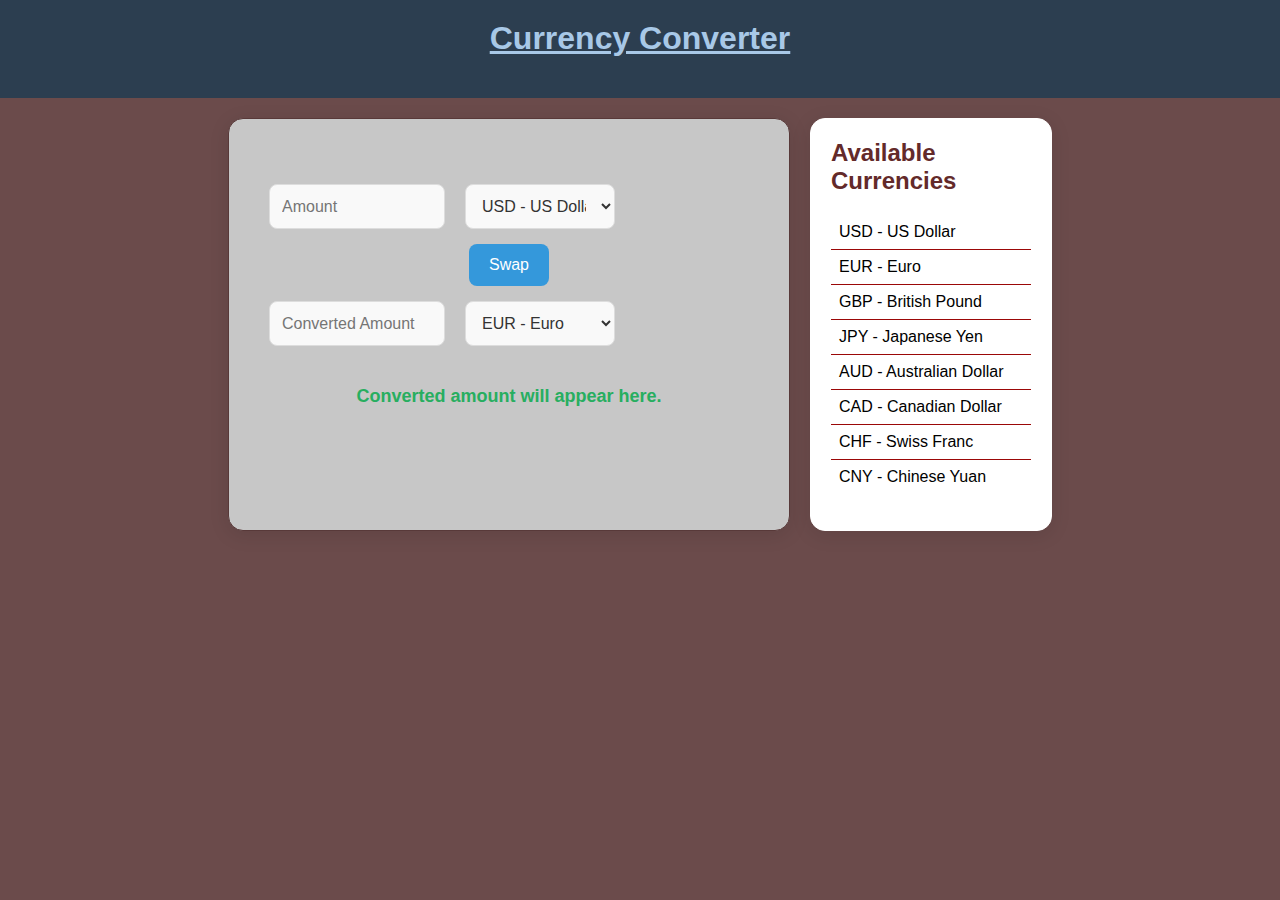
<file: CurrencyConverter/index.html>
<!DOCTYPE html>
<html lang="en">
<head>
    <meta charset="UTF-8">
    <meta name="viewport" content="width=device-width, initial-scale=1.0">
    <title>Currency Converter</title>
    <link rel="stylesheet" href="styles.css">
</head>
<body>
    <div class="header">
        <h1>Currency Converter</h1>
    </div>
    <div class="container">
        <div class="converter-container">
            <div class="converter">
                <div class="input-group">
                    <input type="number" id="amount" placeholder="Amount">
                    <select id="from-currency">
                        <option value="USD">USD - US Dollar</option>
                        <option value="EUR">EUR - Euro</option>
                        <option value="GBP">GBP - British Pound</option>
                        <option value="JPY">JPY - Japanese Yen</option>
                        <option value="AUD">AUD - Australian Dollar</option>
                        <option value="CAD">CAD - Canadian Dollar</option>
                        <option value="CHF">CHF - Swiss Franc</option>
                        <option value="CNY">CNY - Chinese Yuan</option>
                    </select>
                </div>
                <div class="swap-btn">
                    <button id="swap">Swap</button>
                </div>
                <div class="input-group">
                    <input type="number" id="converted-amount" placeholder="Converted Amount" disabled>
                    <select id="to-currency">
                        <option value="EUR">EUR - Euro</option>
                        <option value="USD">USD - US Dollar</option>
                        <option value="GBP">GBP - British Pound</option>
                        <option value="JPY">JPY - Japanese Yen</option>
                        <option value="AUD">AUD - Australian Dollar</option>
                        <option value="CAD">CAD - Canadian Dollar</option>
                        <option value="CHF">CHF - Swiss Franc</option>
                        <option value="CNY">CNY - Chinese Yuan</option>
                    </select>
                </div>
            </div>
            <div class="result">
                <p id="result-text">Converted amount will appear here.</p>
            </div>
        </div>
        <div class="currency-list">
            <h2>Available Currencies</h2>
            <ul>
                <li>USD - US Dollar</li>
                <li>EUR - Euro</li>
                <li>GBP - British Pound</li>
                <li>JPY - Japanese Yen</li>
                <li>AUD - Australian Dollar</li>
                <li>CAD - Canadian Dollar</li>
                <li>CHF - Swiss Franc</li>
                <li>CNY - Chinese Yuan</li>
            </ul>
        </div>
    </div>
    <script src="script.js"></script>
</body>
</html>
</file>
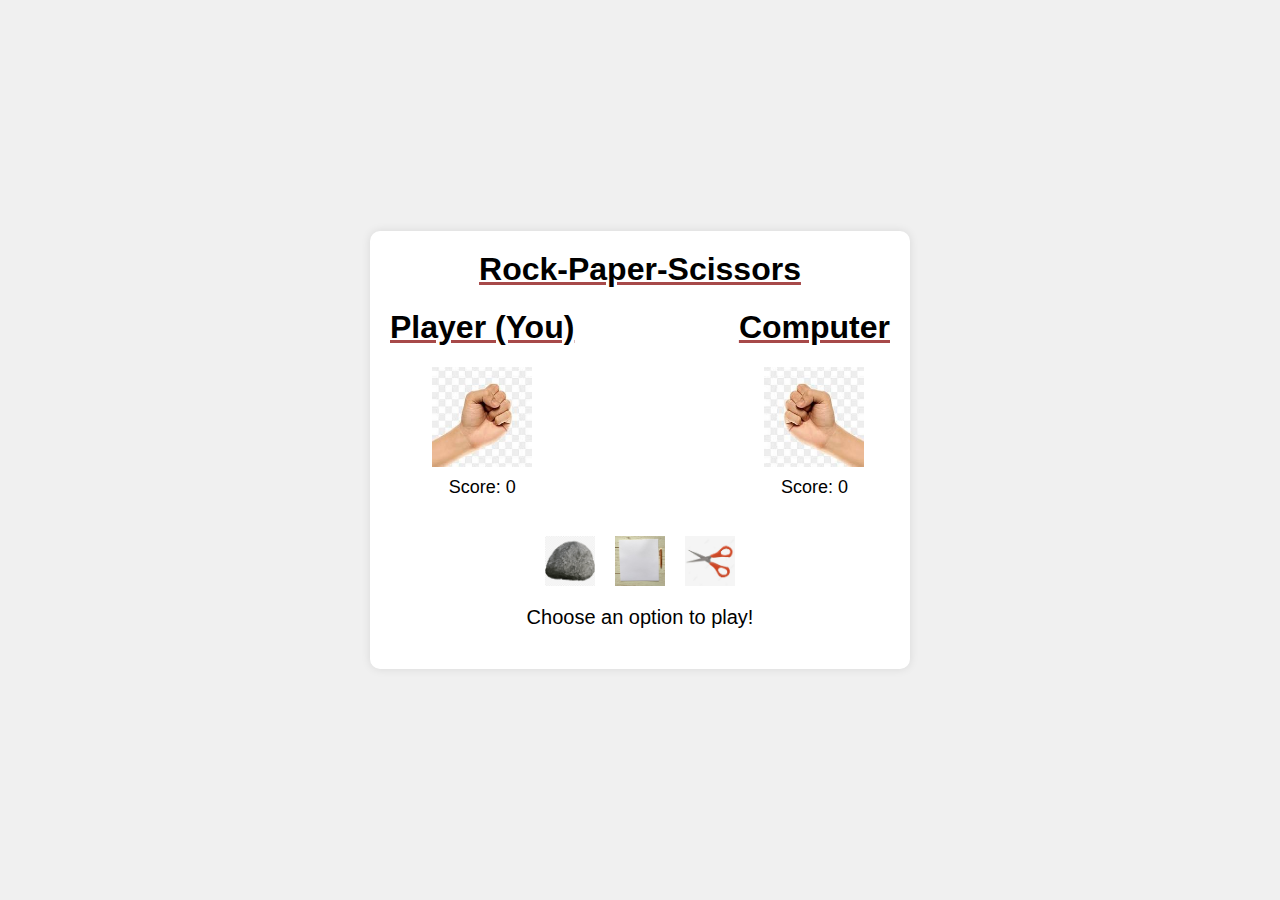
<file: RockPaperScissors/index.html>
<!DOCTYPE html>
<html lang="en">
<head>
    <meta charset="UTF-8">
    <meta name="viewport" content="width=device-width, initial-scale=1.0">
    <title>Rock-Paper-Scissors Game</title>
    <link rel="stylesheet" href="styles.css">
</head>
<body>
    <div class="game-container">
        <h1>Rock-Paper-Scissors</h1>
        <div class="game-area">
            <div class="player">
                <h1 class="player-name">Player (You)</h1>
                <img src="fist.png" alt="Player Fist" class="fist">
                <p class="score">Score: <span id="player-score">0</span></p>
            </div>
            <div class="computer">
                <h1 class="computer-name">Computer</h1>
                <img src="fist.png" alt="Computer Fist" class="fist">
                <p class="score">Score: <span id="computer-score">0</span></p>
            </div>
        </div>
        <div class="choices">
            <img src="rock.png" alt="Rock" class="choice-image" data-choice="rock">
            <img src="paper.png" alt="Paper" class="choice-image" data-choice="paper">
            <img src="scissors.png" alt="Scissors" class="choice-image" data-choice="scissors">
        </div>
        <div class="result">
            <p id="result-text">Choose an option to play!</p>
        </div>
    </div>
    <script src="script.js"></script>
</body>
</html>
</file>
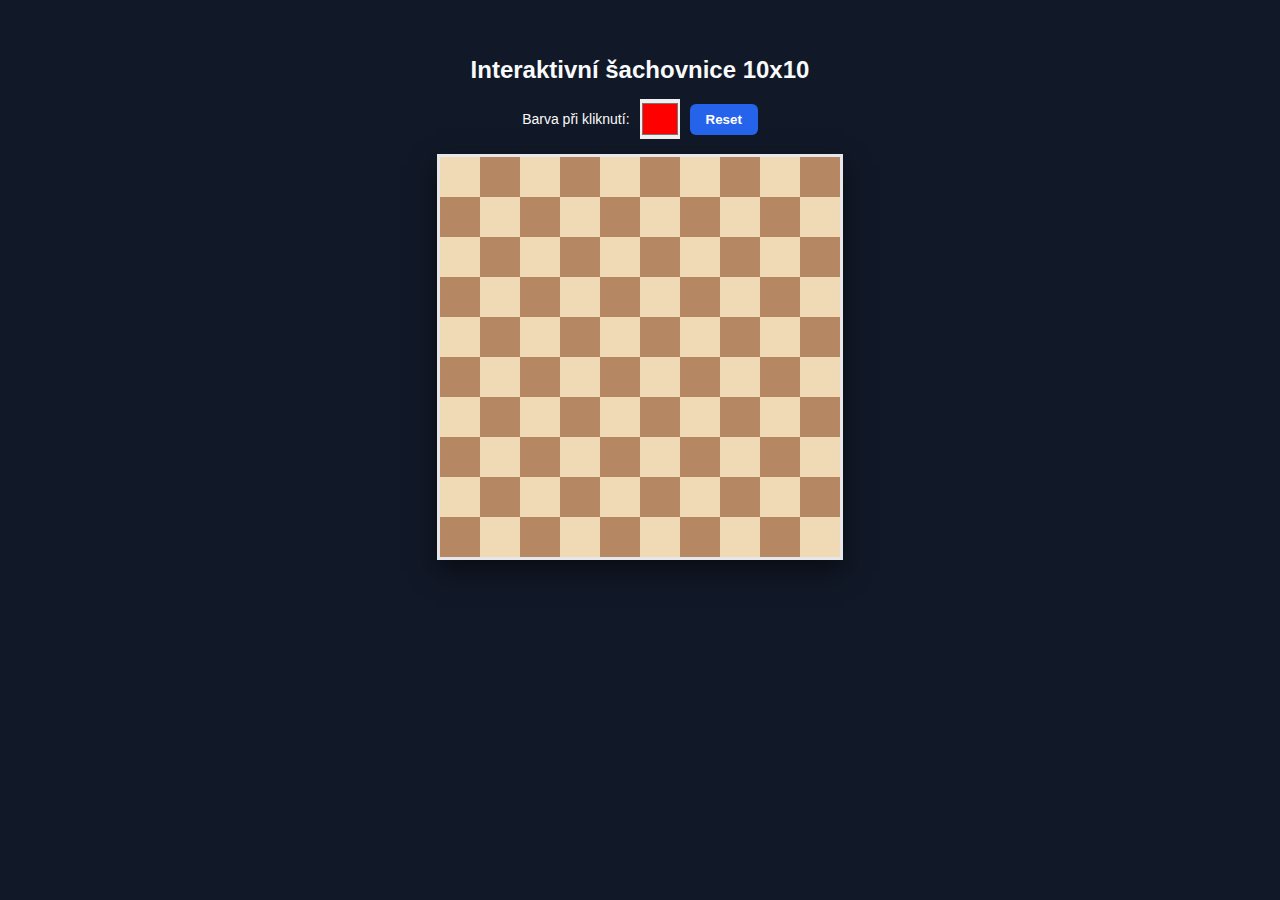
<file: sachovnice/index.html>
<!DOCTYPE html>
<html lang="cs">
<head>
    <meta charset="UTF-8">
    <title>Interaktivní šachovnice 10x10</title>
    <link rel="stylesheet" href="style.css">
    <script src="script.js" defer></script>
</head>
<body>
    <div class="wrapper">
        <h1>Interaktivní šachovnice 10x10</h1>

        <!-- Panel s nastavením barvy (bonus) -->
        <div class="controls">
            <label for="colorPicker">Barva při kliknutí:</label>
            <input type="color" id="colorPicker" value="#ff0000">
            <button id="resetBtn">Reset</button>
        </div>

        <!-- Kontejner pro šachovnici -->
        <div id="board" class="board"></div>
    </div>
</body>
</html>
</file>
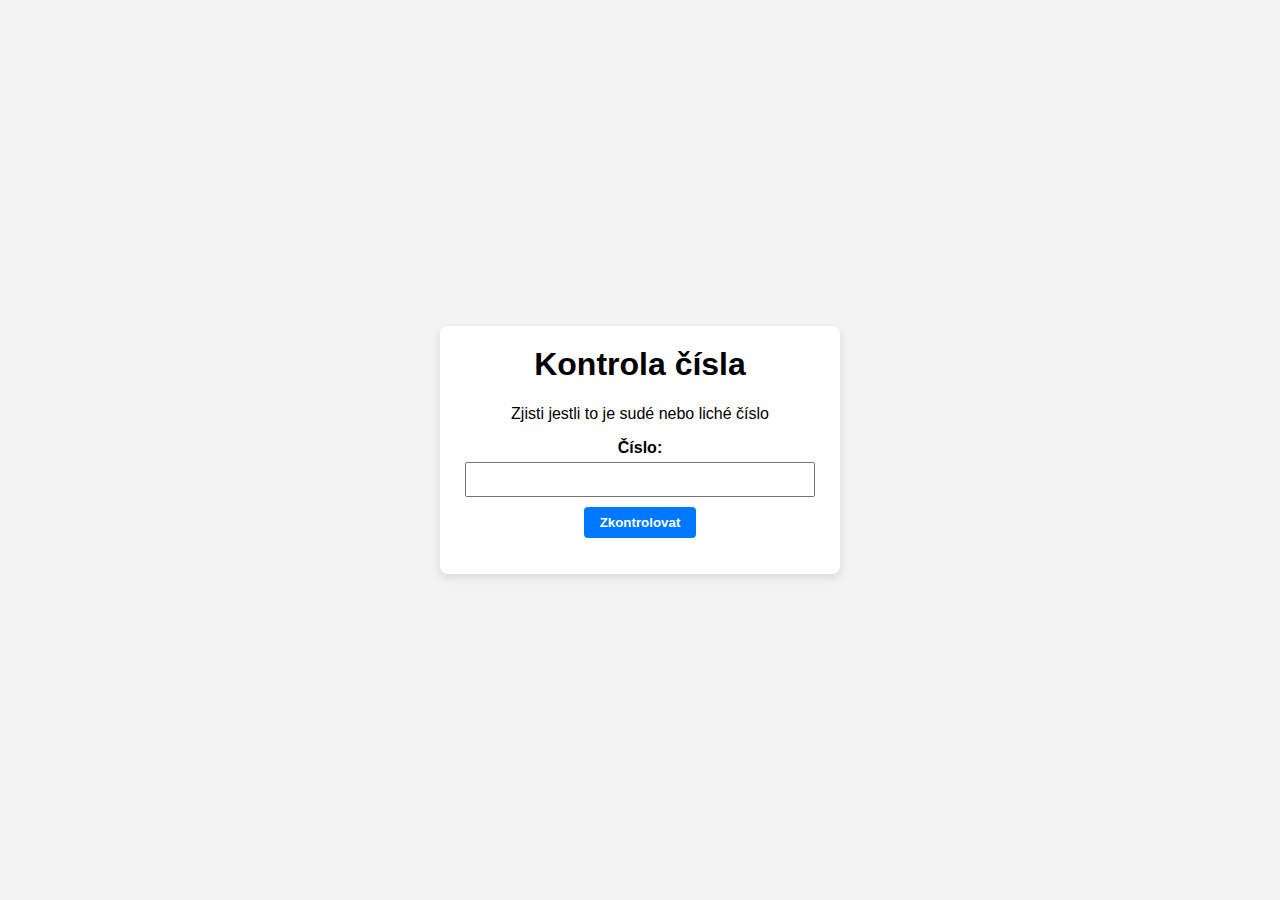
<file: suda_a_licha/index.html>
<!DOCTYPE html>
<html lang="cs">
<head>
    <meta charset="UTF-8">
    <title>Sudé nebo liché číslo</title>
    <link rel="stylesheet" href="style.css">
    <script src="script.js" defer></script>
</head>
<body>
    <div class="container">
        <h1>Kontrola čísla</h1>
        <p>Zjisti jestli to je sudé nebo liché číslo</p>

        <form id="numberForm">
            <label for="numberInput">Číslo:</label>
            <input type="number" id="numberInput" min="1" step="1" required>
            <button type="submit">Zkontrolovat</button>
        </form>

        <p id="result"></p>
    </div>
</body>
</html>
</file>
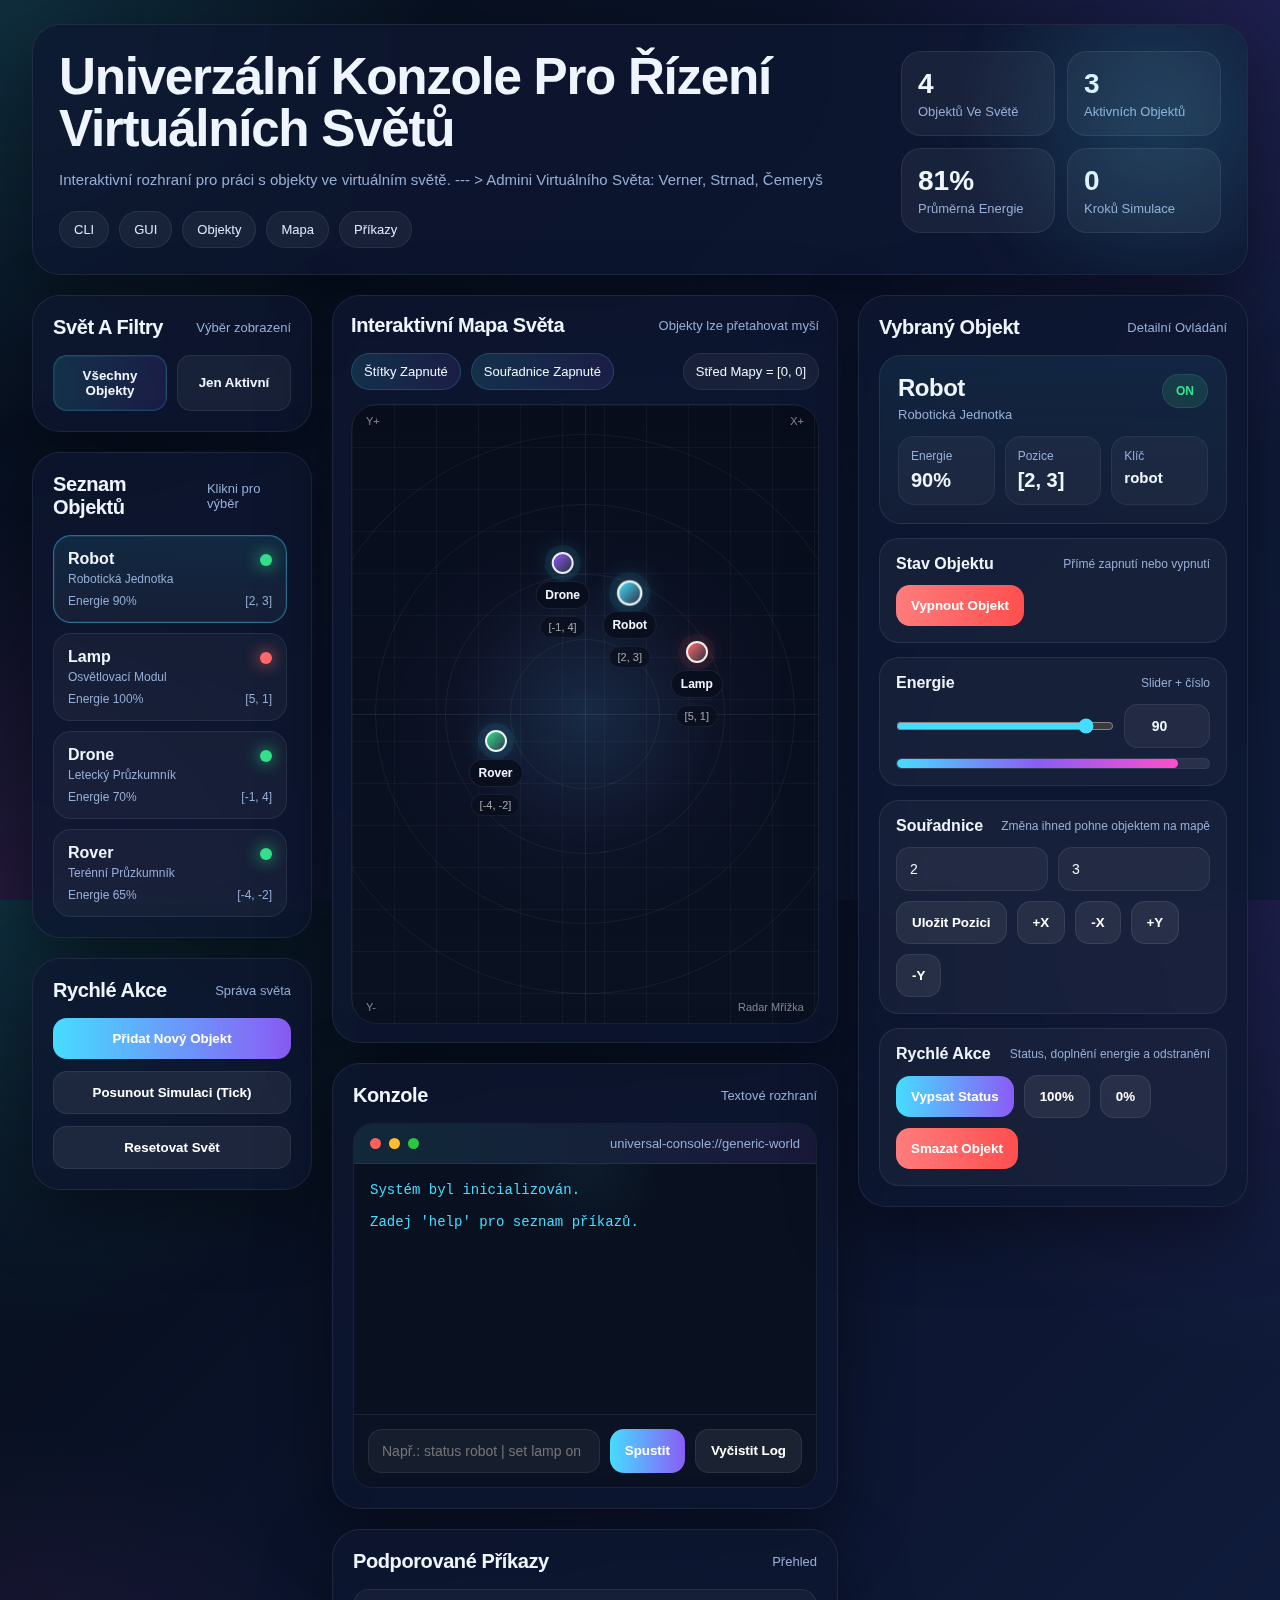
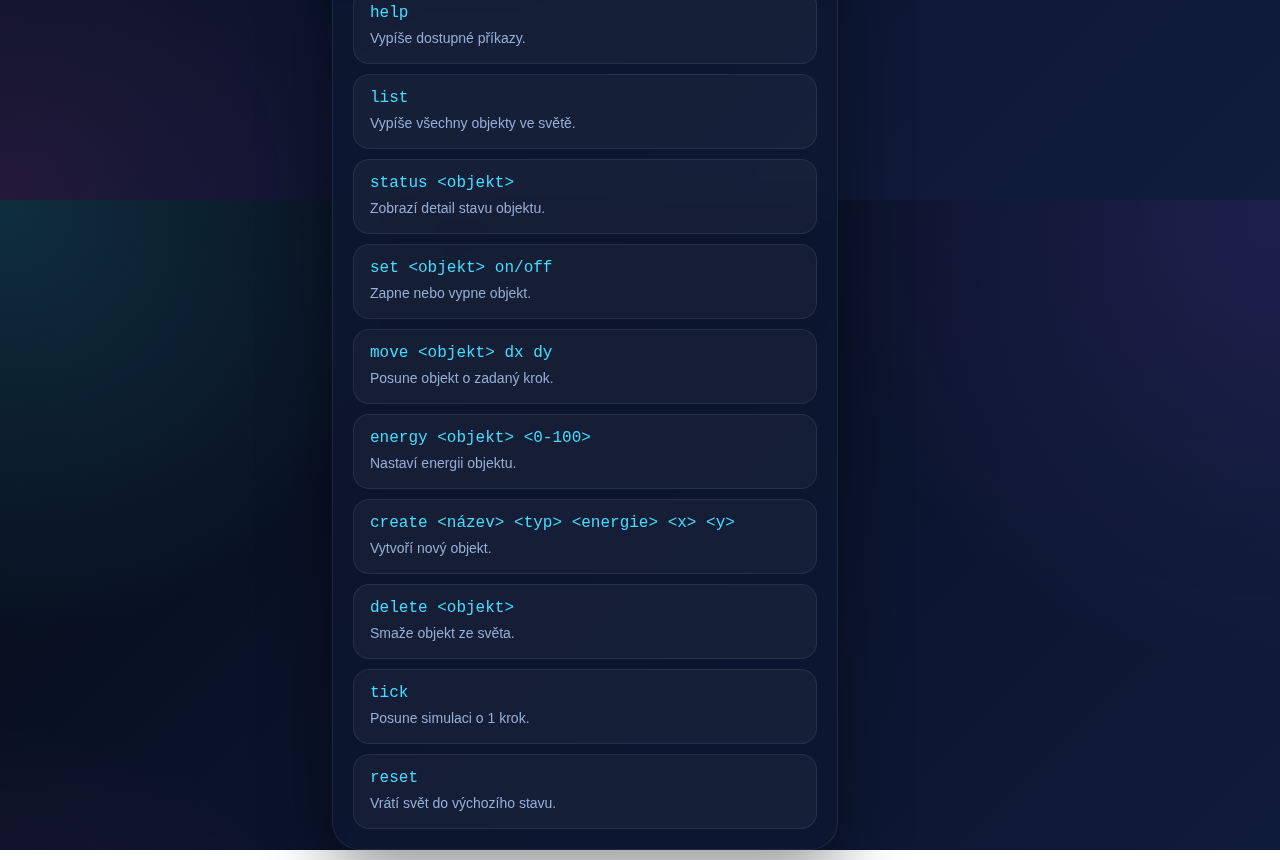
<file: UniversalConsoleWorld/index.html>
<!DOCTYPE html>
<html lang="cs">
<head>
  <meta charset="UTF-8" />
  <meta name="viewport" content="width=device-width, initial-scale=1.0" />
  <title>Univerzální Konzole Pro Řízení Virtuálních Světů</title>
  <style>
    :root{
      --bg-1:#050d18;
      --bg-2:#0c1530;
      --bg-3:#101d3d;
      --panel:rgba(13, 23, 48, 0.75);
      --text:#eef5ff;
      --muted:#96add5;
      --cyan:#46dcff;
      --purple:#8b5cf6;
      --pink:#ff4ecd;
      --green:#34e18d;
      --yellow:#ffd166;
      --red:#ff6b6b;
      --border:rgba(255,255,255,.08);
      --border-strong:rgba(70,220,255,.18);
      --shadow:0 24px 70px rgba(0,0,0,.42);
      --radius-xl:28px;
      --radius-lg:22px;
      --radius-md:16px;
      --radius-sm:12px;
    }

    *{
      box-sizing:border-box;
      margin:0;
      padding:0;
    }

    html, body{
      height:100%;
    }

    body{
      font-family:Inter, Arial, Helvetica, sans-serif;
      color:var(--text);
      min-height:100vh;
      background:
        radial-gradient(circle at top left, rgba(70,220,255,.16), transparent 28%),
        radial-gradient(circle at top right, rgba(139,92,246,.14), transparent 30%),
        radial-gradient(circle at bottom left, rgba(255,78,205,.10), transparent 24%),
        linear-gradient(135deg, var(--bg-1), var(--bg-2) 55%, var(--bg-3));
      overflow-x:hidden;
    }

    .bg-grid{
      position:fixed;
      inset:0;
      pointer-events:none;
      background-image:
        linear-gradient(rgba(255,255,255,.025) 1px, transparent 1px),
        linear-gradient(90deg, rgba(255,255,255,.025) 1px, transparent 1px);
      background-size:30px 30px;
      mask-image:radial-gradient(circle at center, black 45%, transparent 100%);
      opacity:.45;
      z-index:0;
    }

    .page{
      position:relative;
      z-index:1;
      width:min(1650px, 95%);
      margin:24px auto;
      display:grid;
      grid-template-columns:320px 1fr 420px;
      gap:20px;
      align-items:start;
    }

    .card{
      background:var(--panel);
      border:1px solid var(--border);
      border-radius:var(--radius-xl);
      box-shadow:var(--shadow);
      backdrop-filter:blur(14px);
      -webkit-backdrop-filter:blur(14px);
    }

    .sidebar, .main, .rightbar{
      display:flex;
      flex-direction:column;
      gap:20px;
    }

    .section{
      padding:20px;
    }

    .hero{
      grid-column:1 / -1;
      padding:26px;
      display:flex;
      justify-content:space-between;
      align-items:flex-start;
      gap:20px;
      overflow:hidden;
      position:relative;
    }

    .hero::before{
      content:"";
      position:absolute;
      right:-120px;
      top:-120px;
      width:420px;
      height:420px;
      border-radius:50%;
      background:radial-gradient(circle, rgba(70,220,255,.18), transparent 65%);
      filter:blur(20px);
      pointer-events:none;
    }

    .hero-left h1{
      font-size:clamp(30px, 4vw, 52px);
      line-height:1.02;
      letter-spacing:-1.3px;
      margin-bottom:12px;
    }

    .hero-left p{
      color:var(--muted);
      line-height:1.7;
      max-width:920px;
      font-size:15px;
    }

    .hero-badges{
      display:flex;
      flex-wrap:wrap;
      gap:10px;
      margin-top:18px;
    }

    .badge{
      padding:10px 14px;
      border-radius:999px;
      background:rgba(255,255,255,.05);
      border:1px solid var(--border);
      color:#dbe8ff;
      font-size:13px;
    }

    .hero-stats{
      display:grid;
      grid-template-columns:repeat(2, minmax(130px, 1fr));
      gap:12px;
      min-width:320px;
    }

    .stat-box{
      padding:16px;
      border-radius:20px;
      border:1px solid var(--border);
      background:rgba(255,255,255,.05);
    }

    .stat-box .value{
      font-size:28px;
      font-weight:800;
      margin-bottom:4px;
    }

    .stat-box .label{
      color:var(--muted);
      font-size:13px;
    }

    .panel-title{
      display:flex;
      align-items:center;
      justify-content:space-between;
      gap:12px;
      margin-bottom:16px;
    }

    .panel-title h2{
      font-size:20px;
      letter-spacing:-.4px;
    }

    .panel-title span{
      color:var(--muted);
      font-size:13px;
    }

    .small-note{
      color:var(--muted);
      font-size:13px;
      line-height:1.6;
    }

    .world-switch{
      display:grid;
      grid-template-columns:1fr 1fr;
      gap:10px;
      margin-top:12px;
    }

    .toggle-chip{
      padding:12px;
      border-radius:14px;
      border:1px solid var(--border);
      background:rgba(255,255,255,.05);
      color:var(--text);
      cursor:pointer;
      font-weight:700;
      transition:.18s ease;
      text-align:center;
    }

    .toggle-chip.active{
      border-color:var(--border-strong);
      background:linear-gradient(90deg, rgba(70,220,255,.14), rgba(139,92,246,.12));
      box-shadow:0 0 0 1px rgba(70,220,255,.08) inset;
    }

    .object-list{
      display:grid;
      gap:10px;
      max-height:420px;
      overflow:auto;
      padding-right:4px;
    }

    .object-item{
      padding:14px;
      border-radius:18px;
      border:1px solid var(--border);
      background:rgba(255,255,255,.04);
      cursor:pointer;
      transition:.18s ease;
    }

    .object-item:hover{
      transform:translateY(-1px);
      border-color:rgba(70,220,255,.22);
    }

    .object-item.active-item{
      border-color:rgba(70,220,255,.42);
      background:linear-gradient(180deg, rgba(70,220,255,.10), rgba(255,255,255,.04));
      box-shadow:0 0 0 1px rgba(70,220,255,.10) inset;
    }

    .object-item-top{
      display:flex;
      justify-content:space-between;
      gap:10px;
      align-items:flex-start;
      margin-bottom:8px;
    }

    .object-item-name{
      font-weight:800;
      font-size:16px;
      margin-bottom:4px;
    }

    .object-item-type{
      color:var(--muted);
      font-size:12px;
    }

    .dot-state{
      width:12px;
      height:12px;
      border-radius:50%;
      flex-shrink:0;
      margin-top:4px;
      box-shadow:0 0 16px currentColor;
    }

    .dot-on{ background:var(--green); color:var(--green); }
    .dot-off{ background:var(--red); color:var(--red); }

    .object-item-bottom{
      display:flex;
      justify-content:space-between;
      gap:10px;
      color:var(--muted);
      font-size:12px;
    }

    .controls-grid{
      display:grid;
      gap:12px;
    }

    .action-btn, .primary-btn, .danger-btn{
      border:none;
      cursor:pointer;
      padding:13px 15px;
      border-radius:14px;
      font-weight:800;
      color:white;
      transition:.18s ease;
    }

    .primary-btn{
      background:linear-gradient(90deg, var(--cyan), var(--purple));
    }

    .action-btn{
      background:rgba(255,255,255,.07);
      border:1px solid var(--border);
    }

    .danger-btn{
      background:linear-gradient(90deg, #ff7c7c, #ff4f4f);
    }

    .primary-btn:hover, .action-btn:hover, .danger-btn:hover{
      transform:translateY(-1px);
      filter:brightness(1.04);
    }

    .map-shell{
      padding:18px;
    }

    .map-toolbar{
      display:flex;
      flex-wrap:wrap;
      gap:10px;
      align-items:center;
      justify-content:space-between;
      margin-bottom:14px;
    }

    .toolbar-left, .toolbar-right{
      display:flex;
      flex-wrap:wrap;
      gap:10px;
      align-items:center;
    }

    .mini-pill{
      padding:10px 12px;
      border-radius:999px;
      border:1px solid var(--border);
      background:rgba(255,255,255,.05);
      font-size:13px;
      color:var(--text);
      cursor:pointer;
      transition:.18s ease;
      user-select:none;
    }

    .mini-pill.active{
      background:linear-gradient(90deg, rgba(70,220,255,.14), rgba(139,92,246,.12));
      border-color:var(--border-strong);
    }

    .map-wrapper{
      position:relative;
      height:620px;
      border-radius:26px;
      overflow:hidden;
      border:1px solid var(--border);
      background:
        radial-gradient(circle at center, rgba(70,220,255,.10), transparent 35%),
        radial-gradient(circle at center, rgba(139,92,246,.08), transparent 55%),
        linear-gradient(rgba(255,255,255,.035) 1px, transparent 1px),
        linear-gradient(90deg, rgba(255,255,255,.035) 1px, transparent 1px),
        linear-gradient(180deg, rgba(8,14,28,.95), rgba(10,18,34,.98));
      background-size:100% 100%, 100% 100%, 42px 42px, 42px 42px, 100% 100%;
    }

    .radar-rings{
      position:absolute;
      inset:0;
      pointer-events:none;
    }

    .ring{
      position:absolute;
      left:50%;
      top:50%;
      transform:translate(-50%, -50%);
      border:1px solid rgba(255,255,255,.06);
      border-radius:50%;
    }

    .ring.r1{ width:150px; height:150px; }
    .ring.r2{ width:280px; height:280px; }
    .ring.r3{ width:420px; height:420px; }
    .ring.r4{ width:560px; height:560px; }

    .axis-x, .axis-y{
      position:absolute;
      background:rgba(255,255,255,.08);
      pointer-events:none;
    }

    .axis-x{
      left:0;
      right:0;
      top:50%;
      height:1px;
    }

    .axis-y{
      top:0;
      bottom:0;
      left:50%;
      width:1px;
    }

    .map-label{
      position:absolute;
      font-size:11px;
      color:rgba(255,255,255,.48);
      pointer-events:none;
      user-select:none;
    }

    .map-object{
      position:absolute;
      transform:translate(-50%, -50%);
      display:flex;
      flex-direction:column;
      align-items:center;
      gap:7px;
      cursor:grab;
      user-select:none;
      transition:left .18s ease, top .18s ease, transform .18s ease, opacity .18s ease;
      z-index:3;
    }

    .map-object.dragging{
      cursor:grabbing;
      transition:none;
      z-index:20;
    }

    .map-object.hidden{
      opacity:.18;
    }

    .map-object:hover{
      transform:translate(-50%, -50%) scale(1.04);
    }

    .map-object.selected{
      z-index:12;
    }

    .map-object.selected .map-core{
      transform:scale(1.16);
      box-shadow:0 0 0 9px rgba(255,255,255,.05), 0 0 26px rgba(255,255,255,.14);
    }

    .map-core{
      width:22px;
      height:22px;
      border-radius:50%;
      border:2px solid rgba(255,255,255,.9);
      position:relative;
      transition:.18s ease;
      box-shadow:0 0 0 7px rgba(255,255,255,.03);
    }

    .map-object.active-state .map-core{
      box-shadow:0 0 0 7px rgba(70,220,255,.08), 0 0 24px rgba(70,220,255,.35);
    }

    .map-object.inactive-state .map-core{
      box-shadow:0 0 0 7px rgba(255,107,107,.06), 0 0 20px rgba(255,107,107,.25);
    }

    .map-object-name{
      font-size:12px;
      font-weight:800;
      white-space:nowrap;
      padding:6px 9px;
      border-radius:999px;
      background:rgba(8,14,28,.88);
      border:1px solid rgba(255,255,255,.08);
      color:#eef6ff;
      backdrop-filter:blur(8px);
    }

    .map-object-coord{
      font-size:11px;
      color:rgba(255,255,255,.62);
      background:rgba(8,14,28,.72);
      padding:4px 8px;
      border-radius:999px;
      border:1px solid rgba(255,255,255,.06);
    }

    .detail-panel{
      display:grid;
      gap:14px;
    }

    .detail-hero{
      padding:18px;
      border-radius:22px;
      border:1px solid var(--border);
      background:
        linear-gradient(180deg, rgba(70,220,255,.08), rgba(255,255,255,.03));
    }

    .detail-top{
      display:flex;
      justify-content:space-between;
      gap:12px;
      align-items:flex-start;
      margin-bottom:14px;
    }

    .detail-name{
      font-size:24px;
      font-weight:900;
      letter-spacing:-.5px;
      margin-bottom:5px;
    }

    .detail-type{
      color:var(--muted);
      font-size:13px;
    }

    .status-badge{
      padding:9px 13px;
      border-radius:999px;
      font-size:12px;
      font-weight:800;
      border:1px solid var(--border);
    }

    .status-badge.on{
      color:var(--green);
      background:rgba(52,225,141,.13);
    }

    .status-badge.off{
      color:var(--red);
      background:rgba(255,107,107,.12);
    }

    .detail-stats{
      display:grid;
      grid-template-columns:repeat(3, 1fr);
      gap:10px;
    }

    .detail-stat{
      padding:12px;
      border-radius:16px;
      border:1px solid rgba(255,255,255,.06);
      background:rgba(255,255,255,.04);
    }

    .detail-stat .small{
      color:var(--muted);
      font-size:12px;
      margin-bottom:6px;
    }

    .detail-stat .big{
      font-size:20px;
      font-weight:800;
    }

    .control-box{
      padding:16px;
      border-radius:20px;
      border:1px solid var(--border);
      background:rgba(255,255,255,.04);
    }

    .control-box-head{
      display:flex;
      justify-content:space-between;
      gap:10px;
      align-items:center;
      margin-bottom:12px;
    }

    .control-box-head h3{
      font-size:16px;
    }

    .control-box-head span{
      color:var(--muted);
      font-size:12px;
    }

    .row{
      display:flex;
      gap:10px;
      align-items:center;
      flex-wrap:wrap;
    }

    .row-2{
      display:grid;
      grid-template-columns:1fr 1fr;
      gap:10px;
    }

    input[type="text"], input[type="number"], select{
      width:100%;
      padding:13px 13px;
      border-radius:14px;
      border:1px solid var(--border);
      background:rgba(255,255,255,.05);
      color:var(--text);
      outline:none;
      font-size:14px;
    }

    input[type="text"]:focus, input[type="number"]:focus, select:focus{
      border-color:rgba(70,220,255,.38);
      box-shadow:0 0 0 4px rgba(70,220,255,.08);
    }

    input[type="range"]{
      width:100%;
      accent-color:#46dcff;
      cursor:pointer;
    }

    .energy-wrap{
      display:flex;
      gap:10px;
      align-items:center;
    }

    .energy-number{
      width:90px !important;
      text-align:center;
      font-weight:800;
    }

    .energy-bar{
      width:100%;
      height:11px;
      border-radius:999px;
      overflow:hidden;
      background:rgba(255,255,255,.08);
      border:1px solid rgba(255,255,255,.06);
      margin-top:10px;
    }

    .energy-fill{
      height:100%;
      border-radius:999px;
      background:linear-gradient(90deg, var(--cyan), var(--purple), var(--pink));
      transition:width .2s ease;
    }

    .console-shell{
      background:#09101f;
      border:1px solid var(--border);
      border-radius:20px;
      overflow:hidden;
    }

    .console-header{
      padding:12px 16px;
      border-bottom:1px solid var(--border);
      display:flex;
      align-items:center;
      justify-content:space-between;
      background:linear-gradient(90deg, rgba(70,220,255,.12), rgba(139,92,246,.12));
    }

    .dots{
      display:flex;
      gap:8px;
    }

    .dot{
      width:11px;
      height:11px;
      border-radius:50%;
    }

    .dot.red{ background:#ff5f57; }
    .dot.yellow{ background:#ffbd2f; }
    .dot.green{ background:#28c840; }

    .console-output{
      min-height:250px;
      max-height:360px;
      overflow:auto;
      padding:16px;
      font-family:Consolas, monospace;
      font-size:14px;
      line-height:1.55;
      color:#dff7ff;
      background:
        radial-gradient(circle at top, rgba(70,220,255,.06), transparent 25%),
        #09101f;
    }

    .line{
      margin-bottom:10px;
      white-space:pre-wrap;
      word-break:break-word;
    }

    .prompt{ color:var(--green); }
    .sys{ color:var(--cyan); }
    .err{ color:var(--red); }
    .warn{ color:var(--yellow); }

    .console-input-wrap{
      padding:14px;
      border-top:1px solid var(--border);
      background:#0a1223;
      display:flex;
      flex-wrap:wrap;
      gap:10px;
    }

    .console-input{
      flex:1;
      min-width:220px;
      padding:14px 16px;
      border-radius:14px;
      border:1px solid var(--border);
      background:rgba(255,255,255,.04);
      color:var(--text);
      outline:none;
      font-size:15px;
    }

    .modal-backdrop{
      position:fixed;
      inset:0;
      background:rgba(0,0,0,.42);
      backdrop-filter:blur(8px);
      -webkit-backdrop-filter:blur(8px);
      display:none;
      align-items:center;
      justify-content:center;
      z-index:100;
      padding:20px;
    }

    .modal-backdrop.show{
      display:flex;
    }

    .modal{
      width:min(560px, 100%);
      background:rgba(13, 23, 48, 0.92);
      border:1px solid var(--border);
      border-radius:28px;
      box-shadow:0 24px 70px rgba(0,0,0,.45);
      padding:22px;
    }

    .modal-head{
      display:flex;
      justify-content:space-between;
      gap:12px;
      align-items:flex-start;
      margin-bottom:18px;
    }

    .modal-head h3{
      font-size:24px;
      letter-spacing:-.5px;
      margin-bottom:6px;
    }

    .modal-head p{
      color:var(--muted);
      font-size:14px;
      line-height:1.6;
    }

    .icon-btn{
      width:42px;
      height:42px;
      border:none;
      border-radius:14px;
      cursor:pointer;
      background:rgba(255,255,255,.07);
      color:white;
      font-size:20px;
      border:1px solid var(--border);
    }

    .form-grid{
      display:grid;
      gap:12px;
    }

    .footer-actions{
      display:flex;
      justify-content:flex-end;
      gap:10px;
      margin-top:16px;
      flex-wrap:wrap;
    }

    .command-help{
      display:grid;
      gap:10px;
    }

    .command-item{
      padding:14px 16px;
      border-radius:16px;
      background:rgba(255,255,255,.04);
      border:1px solid var(--border);
    }

    .command-item code{
      display:block;
      color:var(--cyan);
      margin-bottom:6px;
      font-family:Consolas, monospace;
    }

    .command-item p{
      color:var(--muted);
      font-size:14px;
      line-height:1.5;
    }

    @media (max-width: 1450px){
      .page{
        grid-template-columns:280px 1fr 390px;
      }
    }

    @media (max-width: 1250px){
      .page{
        grid-template-columns:1fr;
      }

      .hero{
        flex-direction:column;
        align-items:flex-start;
      }

      .hero-stats{
        width:100%;
        min-width:unset;
      }

      .map-wrapper{
        height:520px;
      }
    }

    @media (max-width: 700px){
      .detail-stats, .row-2, .hero-stats, .world-switch{
        grid-template-columns:1fr;
      }

      .map-wrapper{
        height:420px;
      }
    }
  </style>
</head>
<body>
  <div class="bg-grid"></div>

  <div class="page">
    <section class="hero card">
      <div class="hero-left">
        <h1>Univerzální Konzole Pro Řízení Virtuálních Světů</h1>
        <p>
          Interaktivní rozhraní pro práci s objekty ve virtuálním světě. --- > Admini Virtuálního Světa: Verner, Strnad, Čemeryš
        </p>
        <div class="hero-badges">
          <div class="badge">CLI</div>
          <div class="badge">GUI</div>
          <div class="badge">Objekty</div>
          <div class="badge">Mapa</div>
          <div class="badge">Příkazy</div>
        </div>
      </div>

      <div class="hero-stats">
        <div class="stat-box">
          <div class="value" id="statTotal">0</div>
          <div class="label">Objektů Ve Světě</div>
        </div>
        <div class="stat-box">
          <div class="value" id="statActive">0</div>
          <div class="label">Aktivních Objektů</div>
        </div>
        <div class="stat-box">
          <div class="value" id="statEnergy">0%</div>
          <div class="label">Průměrná Energie</div>
        </div>
        <div class="stat-box">
          <div class="value" id="statTicks">0</div>
          <div class="label">Kroků Simulace</div>
        </div>
      </div>
    </section>

    <aside class="sidebar">
      <section class="card section">
        <div class="panel-title">
          <h2>Svět A Filtry</h2>
          <span>Výběr zobrazení</span>
        </div>

        <div class="world-switch">
          <button class="toggle-chip active" id="filterAllBtn">Všechny Objekty</button>
          <button class="toggle-chip" id="filterActiveBtn">Jen Aktivní</button>
        </div>
      </section>

      <section class="card section">
        <div class="panel-title">
          <h2>Seznam Objektů</h2>
          <span>Klikni pro výběr</span>
        </div>
        <div class="object-list" id="objectList"></div>
      </section>

      <section class="card section">
        <div class="panel-title">
          <h2>Rychlé Akce</h2>
          <span>Správa světa</span>
        </div>

        <div class="controls-grid">
          <button class="primary-btn" id="addObjectBtn">Přidat Nový Objekt</button>
          <button class="action-btn" id="tickBtnLeft">Posunout Simulaci (Tick)</button>
          <button class="action-btn" id="resetBtnLeft">Resetovat Svět</button>
        </div>
      </section>
    </aside>

    <main class="main">
      <section class="card map-shell">
        <div class="panel-title">
          <h2>Interaktivní Mapa Světa</h2>
          <span>Objekty lze přetahovat myší</span>
        </div>

        <div class="map-toolbar">
          <div class="toolbar-left">
            <button class="mini-pill active" id="showLabelsBtn">Štítky Zapnuté</button>
            <button class="mini-pill active" id="showCoordsBtn">Souřadnice Zapnuté</button>
          </div>
          <div class="toolbar-right">
            <div class="mini-pill">Střed Mapy = [0, 0]</div>
          </div>
        </div>

        <div class="map-wrapper" id="worldMap">
          <div class="radar-rings">
            <div class="ring r1"></div>
            <div class="ring r2"></div>
            <div class="ring r3"></div>
            <div class="ring r4"></div>
          </div>

          <div class="axis-x"></div>
          <div class="axis-y"></div>

          <div class="map-label" style="top:10px; left:14px;">Y+</div>
          <div class="map-label" style="bottom:10px; left:14px;">Y-</div>
          <div class="map-label" style="top:10px; right:14px;">X+</div>
          <div class="map-label" style="bottom:10px; right:14px;">Radar Mřížka</div>
        </div>
      </section>

      <section class="card section">
        <div class="panel-title">
          <h2>Konzole</h2>
          <span>Textové rozhraní</span>
        </div>

        <div class="console-shell">
          <div class="console-header">
            <div class="dots">
              <div class="dot red"></div>
              <div class="dot yellow"></div>
              <div class="dot green"></div>
            </div>
            <div style="font-size:13px;color:var(--muted);">universal-console://generic-world</div>
          </div>

          <div class="console-output" id="consoleOutput"></div>

          <div class="console-input-wrap">
            <input
              type="text"
              id="commandInput"
              class="console-input"
              placeholder="Např.: status robot | set lamp on | move drone 2 -1 | create sensor scanner 80 1 2"
            />
            <button class="primary-btn" id="runBtn">Spustit</button>
            <button class="action-btn" id="clearConsoleBtn">Vyčistit Log</button>
          </div>
        </div>
      </section>

      <section class="card section">
        <div class="panel-title">
          <h2>Podporované Příkazy</h2>
          <span>Přehled</span>
        </div>

        <div class="command-help">
          <div class="command-item">
            <code>help</code>
            <p>Vypíše dostupné příkazy.</p>
          </div>
          <div class="command-item">
            <code>list</code>
            <p>Vypíše všechny objekty ve světě.</p>
          </div>
          <div class="command-item">
            <code>status &lt;objekt&gt;</code>
            <p>Zobrazí detail stavu objektu.</p>
          </div>
          <div class="command-item">
            <code>set &lt;objekt&gt; on/off</code>
            <p>Zapne nebo vypne objekt.</p>
          </div>
          <div class="command-item">
            <code>move &lt;objekt&gt; dx dy</code>
            <p>Posune objekt o zadaný krok.</p>
          </div>
          <div class="command-item">
            <code>energy &lt;objekt&gt; &lt;0-100&gt;</code>
            <p>Nastaví energii objektu.</p>
          </div>
          <div class="command-item">
            <code>create &lt;název&gt; &lt;typ&gt; &lt;energie&gt; &lt;x&gt; &lt;y&gt;</code>
            <p>Vytvoří nový objekt.</p>
          </div>
          <div class="command-item">
            <code>delete &lt;objekt&gt;</code>
            <p>Smaže objekt ze světa.</p>
          </div>
          <div class="command-item">
            <code>tick</code>
            <p>Posune simulaci o 1 krok.</p>
          </div>
          <div class="command-item">
            <code>reset</code>
            <p>Vrátí svět do výchozího stavu.</p>
          </div>
        </div>
      </section>
    </main>

    <aside class="rightbar">
      <section class="card section">
        <div class="panel-title">
          <h2>Vybraný Objekt</h2>
          <span>Detailní Ovládání</span>
        </div>
        <div class="detail-panel" id="detailPanel"></div>
      </section>
    </aside>
  </div>

  <div class="modal-backdrop" id="createModalBackdrop">
    <div class="modal">
      <div class="modal-head">
        <div>
          <h3>Přidat Nový Objekt</h3>
          <p>Vytvoř nový objekt do virtuálního světa.</p>
        </div>
        <button class="icon-btn" id="closeModalBtn">×</button>
      </div>

      <div class="form-grid">
        <input type="text" id="newName" placeholder="Název objektu, např. Sensor">
        <input type="text" id="newType" placeholder="Typ objektu, např. Scanner">
        <div class="row-2">
          <input type="number" id="newEnergy" min="0" max="100" value="80" placeholder="Energie">
          <select id="newState">
            <option value="on">Zapnutý</option>
            <option value="off">Vypnutý</option>
          </select>
        </div>
        <div class="row-2">
          <input type="number" id="newX" value="0" placeholder="X">
          <input type="number" id="newY" value="0" placeholder="Y">
        </div>
      </div>

      <div class="footer-actions">
        <button class="action-btn" id="cancelModalBtn">Zrušit</button>
        <button class="primary-btn" id="confirmAddBtn">Vytvořit Objekt</button>
      </div>
    </div>
  </div>

  <script>
    class WorldObject {
      constructor(name, type, active, energy, x, y, color) {
        this.name = this.toDisplayName(name);
        this.key = this.slugify(name);
        this.type = this.toDisplayName(type);
        this.active = Boolean(active);
        this.energy = this.normalizeEnergy(energy);
        this.x = Number(x);
        this.y = Number(y);
        this.color = color;
      }

      toDisplayName(value) {
        return String(value)
          .trim()
          .toLowerCase()
          .split(/[\s_-]+/)
          .filter(Boolean)
          .map(word => word.charAt(0).toUpperCase() + word.slice(1))
          .join(" ");
      }

      slugify(value) {
        return String(value)
          .trim()
          .toLowerCase()
          .normalize("NFD")
          .replace(/[\u0300-\u036f]/g, "")
          .replace(/[^a-z0-9]+/g, "-")
          .replace(/^-+|-+$/g, "") || "objekt";
      }

      normalizeEnergy(value) {
        const num = Number(value);
        return Math.max(0, Math.min(100, Number.isNaN(num) ? 0 : num));
      }

      getStatus() {
        return {
          key: this.key,
          name: this.name,
          type: this.type,
          active: this.active,
          energy: this.energy,
          x: this.x,
          y: this.y,
          color: this.color
        };
      }

      setActive(value) {
        this.active = Boolean(value);
      }

      setEnergy(value) {
        this.energy = this.normalizeEnergy(value);
        if (this.energy === 0) {
          this.active = false;
        }
      }

      setPosition(x, y) {
        this.x = Number(x);
        this.y = Number(y);
      }

      move(dx, dy) {
        this.x += Number(dx);
        this.y += Number(dy);
      }

      tick() {
        if (this.active && this.energy > 0) {
          this.energy = Math.max(0, this.energy - 5);
        }
        if (this.energy === 0) {
          this.active = false;
        }
      }
    }

    class IWorld {
      listObjects() {
        throw new Error("Metoda listObjects() není implementována.");
      }

      getStatus() {
        throw new Error("Metoda getStatus() není implementována.");
      }

      getSummary() {
        throw new Error("Metoda getSummary() není implementována.");
      }

      executeAction() {
        throw new Error("Metoda executeAction() není implementována.");
      }

      reset() {
        throw new Error("Metoda reset() není implementována.");
      }
    }

    class VirtualWorld extends IWorld {
      constructor() {
        super();
        this.ticks = 0;
        this.palette = ["#46dcff", "#8b5cf6", "#34e18d", "#ff9f43", "#ff4ecd", "#4f8cff", "#ffd166"];
        this.reset();
      }

      reset() {
        this.objects = {
          robot: new WorldObject("Robot", "Robotická Jednotka", true, 90, 2, 3, "#46dcff"),
          lamp: new WorldObject("Lamp", "Osvětlovací Modul", false, 100, 5, 1, "#ff6b6b"),
          drone: new WorldObject("Drone", "Letecký Průzkumník", true, 70, -1, 4, "#8b5cf6"),
          rover: new WorldObject("Rover", "Terénní Průzkumník", true, 65, -4, -2, "#34e18d")
        };
        this.ticks = 0;
      }

      nextColor() {
        const count = this.listObjects().length;
        return this.palette[count % this.palette.length];
      }

      listObjects() {
        return Object.keys(this.objects);
      }

      getObject(keyOrName) {
        if (!keyOrName) return null;
        const normalized = String(keyOrName).trim().toLowerCase();

        if (this.objects[normalized]) {
          return this.objects[normalized];
        }

        return Object.values(this.objects).find(obj =>
          obj.name.toLowerCase() === normalized ||
          obj.key.toLowerCase() === normalized
        ) || null;
      }

      getStatus(keyOrName) {
        const obj = this.getObject(keyOrName);
        if (!obj) {
          return { error: `Objekt '${keyOrName}' neexistuje.` };
        }
        return obj.getStatus();
      }

      getSummary() {
        const all = this.listObjects().map(key => this.objects[key]);
        const total = all.length;
        const active = all.filter(obj => obj.active).length;
        const avgEnergy = total ? Math.round(all.reduce((sum, obj) => sum + obj.energy, 0) / total) : 0;
        return { total, active, avgEnergy, ticks: this.ticks };
      }

      executeAction(action, payload = {}) {
        switch (action) {
          case "create": {
            const { name, type, energy, x, y, active = true } = payload;
            if (!name || !type) {
              return { error: "Pro vytvoření objektu je potřeba zadat název i typ." };
            }

            const temp = new WorldObject(name, type, active, Number(energy), Number(x), Number(y), this.nextColor());
            let key = temp.key;
            let suffix = 2;

            while (this.objects[key]) {
              key = `${temp.key}-${suffix++}`;
            }

            temp.key = key;
            this.objects[key] = temp;
            return { success: `Objekt '${temp.name}' byl vytvořen.`, key };
          }

          case "delete": {
            const obj = this.getObject(payload.target);
            if (!obj) return { error: `Objekt '${payload.target}' neexistuje.` };
            delete this.objects[obj.key];
            return { success: `Objekt '${obj.name}' byl odstraněn.` };
          }

          case "setState": {
            const obj = this.getObject(payload.target);
            if (!obj) return { error: `Objekt '${payload.target}' neexistuje.` };
            if (payload.state !== "on" && payload.state !== "off") {
              return { error: "Použij hodnotu 'on' nebo 'off'." };
            }
            obj.setActive(payload.state === "on");
            return { success: `Objekt '${obj.name}' byl nastaven na ${payload.state}.` };
          }

          case "move": {
            const obj = this.getObject(payload.target);
            if (!obj) return { error: `Objekt '${payload.target}' neexistuje.` };
            if (Number.isNaN(Number(payload.dx)) || Number.isNaN(Number(payload.dy))) {
              return { error: "dx a dy musí být čísla." };
            }
            obj.move(Number(payload.dx), Number(payload.dy));
            return { success: `Objekt '${obj.name}' se přesunul o [${payload.dx}, ${payload.dy}].` };
          }

          case "setPosition": {
            const obj = this.getObject(payload.target);
            if (!obj) return { error: `Objekt '${payload.target}' neexistuje.` };
            if (Number.isNaN(Number(payload.x)) || Number.isNaN(Number(payload.y))) {
              return { error: "X a Y musí být čísla." };
            }
            obj.setPosition(Number(payload.x), Number(payload.y));
            return { success: `Pozice objektu '${obj.name}' byla nastavena na [${payload.x}, ${payload.y}].` };
          }

          case "setEnergy": {
            const obj = this.getObject(payload.target);
            if (!obj) return { error: `Objekt '${payload.target}' neexistuje.` };
            if (Number.isNaN(Number(payload.value))) {
              return { error: "Energie musí být číslo 0-100." };
            }
            obj.setEnergy(Number(payload.value));
            return { success: `Energie objektu '${obj.name}' byla nastavena na ${obj.energy}%.` };
          }

          case "tick": {
            for (const key in this.objects) {
              this.objects[key].tick();
            }
            this.ticks++;
            return { success: "Simulace byla posunuta o 1 krok." };
          }

          default:
            return { error: `Neznámá akce '${action}'.` };
        }
      }
    }

    class CommandProcessor {
      constructor(world) {
        this.world = world;
      }

      execute(input) {
        const parts = input.trim().split(/\s+/);
        const command = parts[0]?.toLowerCase();

        if (!command) {
          return { type: "warn", message: "Nebyl zadán žádný příkaz." };
        }

        switch (command) {
          case "help":
            return {
              type: "sys",
              message:
`Dostupné příkazy:
- help
- list
- status <objekt>
- set <objekt> on/off
- move <objekt> dx dy
- energy <objekt> <0-100>
- create <název> <typ> <energie> <x> <y>
- delete <objekt>
- tick
- reset`
            };

          case "list": {
            const names = this.world.listObjects()
              .map(key => this.world.getStatus(key).name)
              .join(", ");
            return {
              type: "sys",
              message: `Objekty ve světě: ${names}`
            };
          }

          case "status": {
            if (parts.length < 2) {
              return { type: "err", message: "Použití: status <objekt>" };
            }
            const result = this.world.getStatus(parts[1]);
            if (result.error) return { type: "err", message: result.error };

            return {
              type: "sys",
              message:
`Status objektu '${result.name}':
- typ: ${result.type}
- stav: ${result.active ? "ON" : "OFF"}
- energie: ${result.energy}%
- pozice: [${result.x}, ${result.y}]`
            };
          }

          case "set": {
            if (parts.length < 3) {
              return { type: "err", message: "Použití: set <objekt> on/off" };
            }
            const result = this.world.executeAction("setState", {
              target: parts[1],
              state: parts[2].toLowerCase()
            });
            if (result.error) return { type: "err", message: result.error };
            return { type: "sys", message: result.success };
          }

          case "move": {
            if (parts.length < 4) {
              return { type: "err", message: "Použití: move <objekt> dx dy" };
            }
            const result = this.world.executeAction("move", {
              target: parts[1],
              dx: parts[2],
              dy: parts[3]
            });
            if (result.error) return { type: "err", message: result.error };
            return { type: "sys", message: result.success };
          }

          case "energy": {
            if (parts.length < 3) {
              return { type: "err", message: "Použití: energy <objekt> <0-100>" };
            }
            const result = this.world.executeAction("setEnergy", {
              target: parts[1],
              value: parts[2]
            });
            if (result.error) return { type: "err", message: result.error };
            return { type: "sys", message: result.success };
          }

          case "create": {
            if (parts.length < 6) {
              return { type: "err", message: "Použití: create <název> <typ> <energie> <x> <y>" };
            }

            const [_, name, type, energy, x, y] = parts;
            const result = this.world.executeAction("create", {
              name,
              type,
              energy,
              x,
              y,
              active: true
            });

            if (result.error) return { type: "err", message: result.error };
            return { type: "sys", message: result.success, selectedKey: result.key };
          }

          case "delete": {
            if (parts.length < 2) {
              return { type: "err", message: "Použití: delete <objekt>" };
            }
            const result = this.world.executeAction("delete", {
              target: parts[1]
            });
            if (result.error) return { type: "err", message: result.error };
            return { type: "sys", message: result.success, deleted: true };
          }

          case "tick": {
            const result = this.world.executeAction("tick");
            return { type: result.error ? "err" : "sys", message: result.error || result.success };
          }

          case "reset":
            this.world.reset();
            return { type: "sys", message: "Svět byl resetován do výchozího stavu." };

          default:
            return { type: "err", message: `Neznámý příkaz: '${command}'. Zkus 'help'.` };
        }
      }
    }

    const world = new VirtualWorld();
    const processor = new CommandProcessor(world);

    let selectedKey = "robot";
    let filterMode = "all";
    let showLabels = true;
    let showCoords = true;

    const objectList = document.getElementById("objectList");
    const detailPanel = document.getElementById("detailPanel");
    const worldMap = document.getElementById("worldMap");
    const consoleOutput = document.getElementById("consoleOutput");
    const commandInput = document.getElementById("commandInput");

    const statTotal = document.getElementById("statTotal");
    const statActive = document.getElementById("statActive");
    const statEnergy = document.getElementById("statEnergy");
    const statTicks = document.getElementById("statTicks");

    const filterAllBtn = document.getElementById("filterAllBtn");
    const filterActiveBtn = document.getElementById("filterActiveBtn");
    const showLabelsBtn = document.getElementById("showLabelsBtn");
    const showCoordsBtn = document.getElementById("showCoordsBtn");

    const createModalBackdrop = document.getElementById("createModalBackdrop");
    const addObjectBtn = document.getElementById("addObjectBtn");
    const closeModalBtn = document.getElementById("closeModalBtn");
    const cancelModalBtn = document.getElementById("cancelModalBtn");
    const confirmAddBtn = document.getElementById("confirmAddBtn");

    const tickBtnLeft = document.getElementById("tickBtnLeft");
    const resetBtnLeft = document.getElementById("resetBtnLeft");
    const runBtn = document.getElementById("runBtn");
    const clearConsoleBtn = document.getElementById("clearConsoleBtn");

    function addLine(text, cls = "sys") {
      const div = document.createElement("div");
      div.className = `line ${cls}`;
      div.textContent = text;
      consoleOutput.appendChild(div);
      consoleOutput.scrollTop = consoleOutput.scrollHeight;
    }

    function clamp(val, min, max) {
      return Math.max(min, Math.min(max, val));
    }

    function mapXToPercent(x) {
      return clamp(50 + x * 4.8, 4, 96);
    }

    function mapYToPercent(y) {
      return clamp(50 - y * 4.8, 4, 96);
    }

    function percentToMapX(percent) {
      return Math.round((percent - 50) / 4.8);
    }

    function percentToMapY(percent) {
      return Math.round((50 - percent) / 4.8);
    }

    function getFilteredKeys() {
      return world.listObjects().filter(key => {
        const obj = world.objects[key];
        return filterMode === "all" ? true : obj.active;
      });
    }

    function ensureSelectedExists() {
      if (!world.objects[selectedKey]) {
        const keys = world.listObjects();
        selectedKey = keys.length ? keys[0] : null;
      }
    }

    function updateStats() {
      const summary = world.getSummary();
      statTotal.textContent = summary.total;
      statActive.textContent = summary.active;
      statEnergy.textContent = summary.avgEnergy + "%";
      statTicks.textContent = summary.ticks;
    }

    function renderObjectList() {
      ensureSelectedExists();
      objectList.innerHTML = "";

      const keys = getFilteredKeys();

      if (!keys.length) {
        objectList.innerHTML = `<div class="small-note">Momentálně filtru neodpovídá žádný objekt.</div>`;
        return;
      }

      keys.forEach(key => {
        const obj = world.objects[key];
        const item = document.createElement("div");
        item.className = `object-item ${selectedKey === key ? "active-item" : ""}`;
        item.innerHTML = `
          <div class="object-item-top">
            <div>
              <div class="object-item-name">${obj.name}</div>
              <div class="object-item-type">${obj.type}</div>
            </div>
            <div class="dot-state ${obj.active ? "dot-on" : "dot-off"}"></div>
          </div>
          <div class="object-item-bottom">
            <span>Energie ${obj.energy}%</span>
            <span>[${obj.x}, ${obj.y}]</span>
          </div>
        `;
        item.addEventListener("click", () => {
          selectedKey = key;
          renderAll();
        });
        objectList.appendChild(item);
      });
    }

    function renderDetail() {
      ensureSelectedExists();
      const obj = world.objects[selectedKey];

      if (!obj) {
        detailPanel.innerHTML = `<div class="small-note">Ve světě není žádný objekt.</div>`;
        return;
      }

      detailPanel.innerHTML = `
        <div class="detail-hero">
          <div class="detail-top">
            <div>
              <div class="detail-name">${obj.name}</div>
              <div class="detail-type">${obj.type}</div>
            </div>
            <div class="status-badge ${obj.active ? "on" : "off"}">${obj.active ? "ON" : "OFF"}</div>
          </div>

          <div class="detail-stats">
            <div class="detail-stat">
              <div class="small">Energie</div>
              <div class="big">${obj.energy}%</div>
            </div>
            <div class="detail-stat">
              <div class="small">Pozice</div>
              <div class="big">[${obj.x}, ${obj.y}]</div>
            </div>
            <div class="detail-stat">
              <div class="small">Klíč</div>
              <div class="big" style="font-size:15px;">${obj.key}</div>
            </div>
          </div>
        </div>

        <div class="control-box">
          <div class="control-box-head">
            <h3>Stav Objektu</h3>
            <span>Přímé zapnutí nebo vypnutí</span>
          </div>
          <div class="row">
            <button class="${obj.active ? "danger-btn" : "primary-btn"}" id="toggleStateBtn">
              ${obj.active ? "Vypnout Objekt" : "Zapnout Objekt"}
            </button>
          </div>
        </div>

        <div class="control-box">
          <div class="control-box-head">
            <h3>Energie</h3>
            <span>Slider + číslo</span>
          </div>
          <div class="energy-wrap">
            <input type="range" min="0" max="100" value="${obj.energy}" id="energyRange">
            <input type="number" min="0" max="100" value="${obj.energy}" id="energyInput" class="energy-number">
          </div>
          <div class="energy-bar">
            <div class="energy-fill" style="width:${obj.energy}%"></div>
          </div>
        </div>

        <div class="control-box">
          <div class="control-box-head">
            <h3>Souřadnice</h3>
            <span>Změna ihned pohne objektem na mapě</span>
          </div>
          <div class="row-2">
            <input type="number" value="${obj.x}" id="posXInput" placeholder="X">
            <input type="number" value="${obj.y}" id="posYInput" placeholder="Y">
          </div>
          <div class="row" style="margin-top:10px;">
            <button class="action-btn" id="savePosBtn">Uložit Pozici</button>
            <button class="action-btn" id="stepPlusX">+X</button>
            <button class="action-btn" id="stepMinusX">-X</button>
            <button class="action-btn" id="stepPlusY">+Y</button>
            <button class="action-btn" id="stepMinusY">-Y</button>
          </div>
        </div>

        <div class="control-box">
          <div class="control-box-head">
            <h3>Rychlé Akce</h3>
            <span>Status, doplnění energie a odstranění</span>
          </div>
          <div class="row">
            <button class="primary-btn" id="statusBtn">Vypsat Status</button>
            <button class="action-btn" id="fullEnergyBtn">100%</button>
            <button class="action-btn" id="zeroEnergyBtn">0%</button>
            <button class="danger-btn" id="deleteBtn">Smazat Objekt</button>
          </div>
        </div>
      `;

      document.getElementById("toggleStateBtn").addEventListener("click", () => {
        const newState = obj.active ? "off" : "on";
        const result = world.executeAction("setState", {
          target: obj.key,
          state: newState
        });
        addLine(result.success || result.error, result.error ? "err" : "sys");
        renderAll();
      });

      const energyRange = document.getElementById("energyRange");
      const energyInput = document.getElementById("energyInput");

      energyRange.addEventListener("input", () => {
        world.executeAction("setEnergy", {
          target: obj.key,
          value: energyRange.value
        });
        renderAll();
      });

      energyInput.addEventListener("input", () => {
        let val = Number(energyInput.value);
        if (Number.isNaN(val)) val = 0;
        val = clamp(val, 0, 100);
        world.executeAction("setEnergy", {
          target: obj.key,
          value: val
        });
        renderAll();
      });

      document.getElementById("savePosBtn").addEventListener("click", () => {
        const x = document.getElementById("posXInput").value;
        const y = document.getElementById("posYInput").value;
        const result = world.executeAction("setPosition", {
          target: obj.key,
          x,
          y
        });
        addLine(result.success || result.error, result.error ? "err" : "sys");
        renderAll();
      });

      document.getElementById("stepPlusX").addEventListener("click", () => moveSelected(1, 0));
      document.getElementById("stepMinusX").addEventListener("click", () => moveSelected(-1, 0));
      document.getElementById("stepPlusY").addEventListener("click", () => moveSelected(0, 1));
      document.getElementById("stepMinusY").addEventListener("click", () => moveSelected(0, -1));

      document.getElementById("statusBtn").addEventListener("click", () => {
        const result = world.getStatus(obj.key);
        addLine(
`Status objektu '${result.name}':
- typ: ${result.type}
- stav: ${result.active ? "ON" : "OFF"}
- energie: ${result.energy}%
- pozice: [${result.x}, ${result.y}]`, "sys");
      });

      document.getElementById("fullEnergyBtn").addEventListener("click", () => {
        const result = world.executeAction("setEnergy", { target: obj.key, value: 100 });
        addLine(result.success, "sys");
        renderAll();
      });

      document.getElementById("zeroEnergyBtn").addEventListener("click", () => {
        const result = world.executeAction("setEnergy", { target: obj.key, value: 0 });
        addLine(result.success, "sys");
        renderAll();
      });

      document.getElementById("deleteBtn").addEventListener("click", () => {
        const result = world.executeAction("delete", { target: obj.key });
        addLine(result.success || result.error, result.error ? "err" : "sys");
        ensureSelectedExists();
        renderAll();
      });
    }

    function renderMap() {
      worldMap.querySelectorAll(".map-object").forEach(el => el.remove());

      const filtered = new Set(getFilteredKeys());

      world.listObjects().forEach(key => {
        const obj = world.objects[key];

        const el = document.createElement("div");
        el.className = `map-object ${obj.active ? "active-state" : "inactive-state"} ${selectedKey === key ? "selected" : ""} ${filtered.has(key) ? "" : "hidden"}`;
        el.dataset.key = key;
        el.style.left = mapXToPercent(obj.x) + "%";
        el.style.top = mapYToPercent(obj.y) + "%";

        el.innerHTML = `
          <div class="map-core" style="background:${obj.active ? `linear-gradient(135deg, ${obj.color}, #ffffff22)` : `linear-gradient(135deg, #ff6b6b, #ffffff22)`};"></div>
          ${showLabels ? `<div class="map-object-name">${obj.name}</div>` : ""}
          ${showCoords ? `<div class="map-object-coord">[${obj.x}, ${obj.y}]</div>` : ""}
        `;

        el.addEventListener("click", (e) => {
          e.stopPropagation();
          selectedKey = key;
          renderAll();
        });

        attachDrag(el, obj);
        worldMap.appendChild(el);
      });
    }

    function attachDrag(element, obj) {
      let dragging = false;

      const onMouseMove = (e) => {
        if (!dragging) return;

        const rect = worldMap.getBoundingClientRect();
        const xPercent = clamp(((e.clientX - rect.left) / rect.width) * 100, 4, 96);
        const yPercent = clamp(((e.clientY - rect.top) / rect.height) * 100, 4, 96);

        const newX = percentToMapX(xPercent);
        const newY = percentToMapY(yPercent);

        world.executeAction("setPosition", {
          target: obj.key,
          x: newX,
          y: newY
        });

        element.style.left = xPercent + "%";
        element.style.top = yPercent + "%";

        if (showCoords) {
          const coord = element.querySelector(".map-object-coord");
          if (coord) coord.textContent = `[${newX}, ${newY}]`;
        }
      };

      const stopDragging = () => {
        if (!dragging) return;

        dragging = false;
        element.classList.remove("dragging");
        window.removeEventListener("mousemove", onMouseMove);
        window.removeEventListener("mouseup", stopDragging);

        selectedKey = obj.key;
        addLine(`Objekt '${obj.name}' byl přetažen na [${obj.x}, ${obj.y}].`, "sys");
        renderAll();
      };

      element.addEventListener("mousedown", (e) => {
        e.preventDefault();
        e.stopPropagation();
        dragging = true;
        selectedKey = obj.key;
        element.classList.add("dragging");
        window.addEventListener("mousemove", onMouseMove);
        window.addEventListener("mouseup", stopDragging);
      });
    }

    function moveSelected(dx, dy) {
      const obj = world.objects[selectedKey];
      if (!obj) return;

      const result = world.executeAction("move", {
        target: obj.key,
        dx,
        dy
      });

      addLine(result.success || result.error, result.error ? "err" : "sys");
      renderAll();
    }

    function renderAll() {
      ensureSelectedExists();
      updateStats();
      renderObjectList();
      renderDetail();
      renderMap();
      syncFilterButtons();
      syncMapButtons();
    }

    function syncFilterButtons() {
      filterAllBtn.classList.toggle("active", filterMode === "all");
      filterActiveBtn.classList.toggle("active", filterMode === "active");
    }

    function syncMapButtons() {
      showLabelsBtn.classList.toggle("active", showLabels);
      showLabelsBtn.textContent = showLabels ? "Štítky Zapnuté" : "Štítky Vypnuté";

      showCoordsBtn.classList.toggle("active", showCoords);
      showCoordsBtn.textContent = showCoords ? "Souřadnice Zapnuté" : "Souřadnice Vypnuté";
    }

    function openModal() {
      createModalBackdrop.classList.add("show");
    }

    function closeModal() {
      createModalBackdrop.classList.remove("show");
    }

    function createObjectFromModal() {
      const name = document.getElementById("newName").value.trim();
      const type = document.getElementById("newType").value.trim();
      const energy = document.getElementById("newEnergy").value;
      const state = document.getElementById("newState").value;
      const x = document.getElementById("newX").value;
      const y = document.getElementById("newY").value;

      if (!name || !type) {
        addLine("Při vytváření objektu je potřeba vyplnit název i typ.", "err");
        return;
      }

      const result = world.executeAction("create", {
        name,
        type,
        energy,
        x,
        y,
        active: state === "on"
      });

      if (result.error) {
        addLine(result.error, "err");
        return;
      }

      selectedKey = result.key;
      addLine(result.success, "sys");
      closeModal();
      renderAll();
    }

    function runCommand() {
      const input = commandInput.value.trim();
      if (!input) return;

      addLine("> " + input, "prompt");

      const result = processor.execute(input);
      addLine(result.message, result.type);

      if (result.selectedKey) {
        selectedKey = result.selectedKey;
      } else {
        const possibleKey = input.split(/\s+/)[1]?.toLowerCase();
        if (possibleKey && world.getObject(possibleKey)) {
          selectedKey = world.getObject(possibleKey).key;
        } else {
          ensureSelectedExists();
        }
      }

      renderAll();
      commandInput.value = "";
      commandInput.focus();
    }

    function addIntro() {
      addLine("Systém byl inicializován.", "sys");
      addLine("Zadej 'help' pro seznam příkazů.", "sys");
    }

    filterAllBtn.addEventListener("click", () => {
      filterMode = "all";
      renderAll();
    });

    filterActiveBtn.addEventListener("click", () => {
      filterMode = "active";
      renderAll();
    });

    showLabelsBtn.addEventListener("click", () => {
      showLabels = !showLabels;
      renderAll();
    });

    showCoordsBtn.addEventListener("click", () => {
      showCoords = !showCoords;
      renderAll();
    });

    addObjectBtn.addEventListener("click", openModal);
    closeModalBtn.addEventListener("click", closeModal);
    cancelModalBtn.addEventListener("click", closeModal);
    confirmAddBtn.addEventListener("click", createObjectFromModal);

    createModalBackdrop.addEventListener("click", (e) => {
      if (e.target === createModalBackdrop) closeModal();
    });

    tickBtnLeft.addEventListener("click", () => {
      const result = world.executeAction("tick");
      addLine("> tick", "prompt");
      addLine(result.success || result.error, result.error ? "err" : "sys");
      renderAll();
    });

    resetBtnLeft.addEventListener("click", () => {
      world.reset();
      selectedKey = "robot";
      addLine("Svět byl resetován do výchozího stavu.", "sys");
      renderAll();
    });

    runBtn.addEventListener("click", runCommand);

    commandInput.addEventListener("keydown", (e) => {
      if (e.key === "Enter") runCommand();
    });

    clearConsoleBtn.addEventListener("click", () => {
      consoleOutput.innerHTML = "";
      addIntro();
    });

    worldMap.addEventListener("click", () => {
      renderAll();
    });

    renderAll();
    addIntro();
  </script>
</body>
</html>
</file>
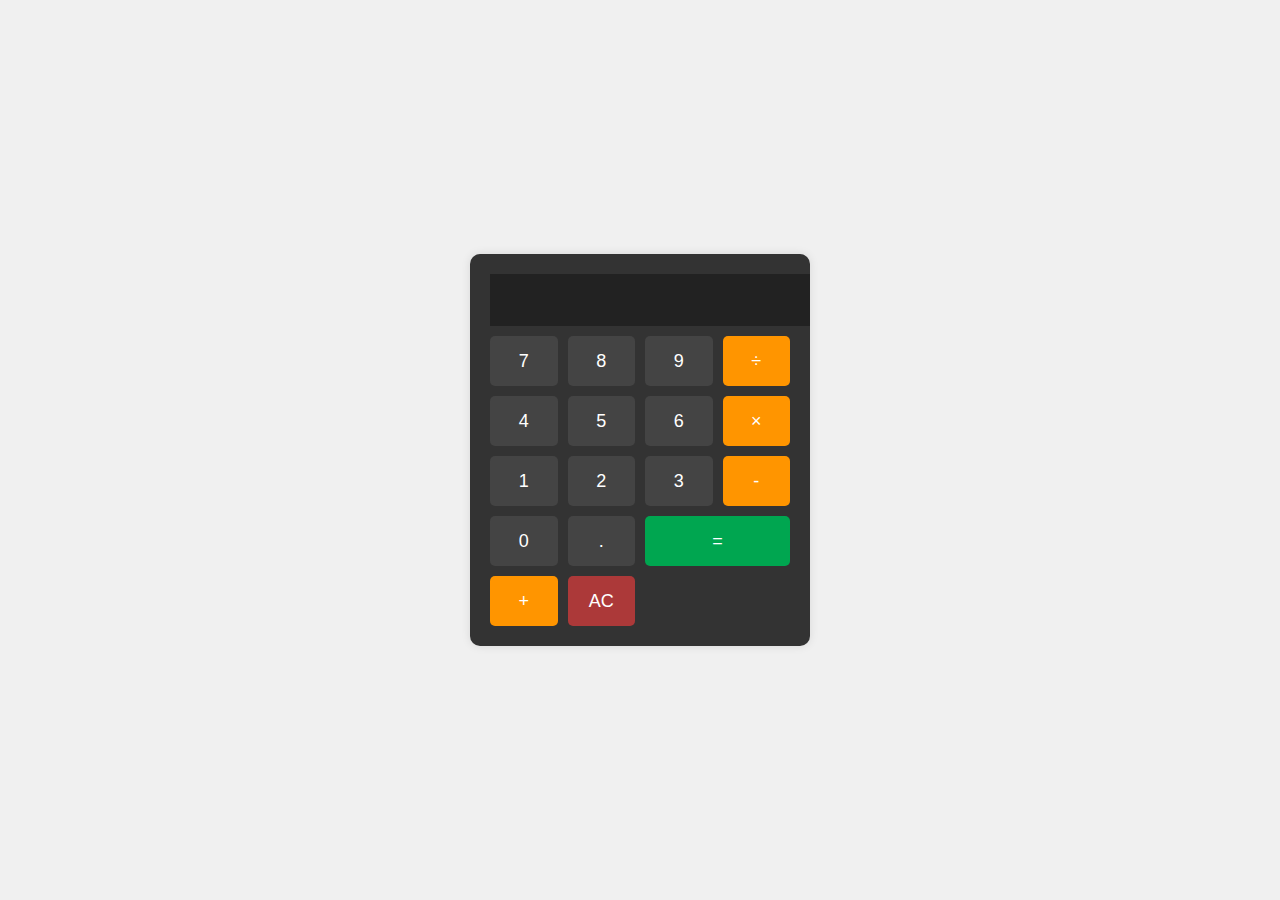
<file: calculator/calculator.html>
<!DOCTYPE html>
<html lang="en">
<head>
    <meta charset="UTF-8">
    <meta name="viewport" content="width=device-width, initial-scale=1.0">
    <title>Simple Calculator</title>
    <link rel="stylesheet" href="calculator.css">
</head>
<body>
    <div class="calculator">
        <input type="text" class="calculator-screen" value="" disabled />

        <div class="calculator-keys">
            <button type="button" value="7">7</button>
            <button type="button" value="8">8</button>
            <button type="button" value="9">9</button>
            <button type="button" class="operator" value="/">&divide;</button>

            <button type="button" value="4">4</button>
            <button type="button" value="5">5</button>
            <button type="button" value="6">6</button>
            <button type="button" class="operator" value="*">&times;</button>

            <button type="button" value="1">1</button>
            <button type="button" value="2">2</button>
            <button type="button" value="3">3</button>
            <button type="button" class="operator" value="-">-</button>

            <button type="button" value="0">0</button>
            <button type="button" class="decimal" value=".">.</button>
            <button type="button" class="equal-sign" value="=">=</button>
            <button type="button" class="operator" value="+">+</button>

            <button type="button" class="all-clear" value="all-clear">AC</button>
        </div>
    </div>

    <script src="calculator.js"></script>
</body>
</html>
</file>
<file: CurrencyConverter/styles.css>
body {
    font-family: 'Segoe UI', Tahoma, Geneva, Verdana, sans-serif;
    margin: 0;
    padding: 0;
    background-color: #6b4b4b;
    color: #000000;
}

.header {
    background-color: #2c3e50;
    color: white;
    padding: 20px;
    text-align: center;
}


.container {
    display: flex;
    justify-content: center;
    padding: 20px;
}

.converter-container {
    text-align: center;
    background-color: #c7c7c7;
    padding: 30px;
    border-radius: 15px;
    box-shadow: 0 4px 20px rgba(0, 0, 0, 0.1);
    max-width: 500px;
    width: 100%;
    border: 1px solid #583939;
    margin-right: 20px;
}

h1 {
    margin-top: 0;
    color: #a8c8e7;
    text-decoration-line: underline;
}

.converter {
    display: flex;
    flex-direction: column;
    margin: 20px 0;
}

.input-group {
    display: flex;
    margin: 15px 0;
}

input, select {
    padding: 12px;
    margin: 0 10px;
    border: 1px solid #ddd;
    border-radius: 8px;
    font-size: 16px;
    width: 150px;
    background-color: #f9f9f9;
    color: #333;
}

button {
    padding: 12px 20px;
    background-color: #3498db;
    color: rgb(255, 255, 255);
    border: none;
    border-radius: 8px;
    cursor: pointer;
    font-size: 16px;
    transition: background-color 0.3s;
}

button:hover {
    background-color: #2980b9;
}

.result {
    margin-top: 25px;
    font-size: 18px;
    color: #2c3e50;
}

#result-text {
    font-weight: bold;
    margin: 10px 0;
    color: #27ae60;
}

.currency-list {
    background-color: #ffffff;
    padding: 20px;
    border-radius: 15px;
    box-shadow: 0 4px 20px rgba(0, 0, 0, 0.1);
    max-width: 200px;
    width: 100%;
    border: 1px solid #ffffff;
}

.currency-list h2 {
    margin-top: 0;
    color: #2c3e50;
}

.currency-list ul {
    list-style-type: none;
    padding: 0;
}

.currency-list li {
    padding: 8px;
    border-bottom: 1px solid #9b0808;
}

.currency-list li:last-child {
    border-bottom: none;
}

.currency-list h2 {
    margin-top: 0;
    color: #632a2a;
}
</file>
<file: RockPaperScissors/styles.css>
body {
    font-family: Arial, sans-serif;
    display: flex;
    justify-content: center;
    align-items: center;
    height: 100vh;
    margin: 0;
    background-color: #f0f0f0;
}

.game-container {
    text-align: center;
    background-color: white;
    padding: 20px;
    border-radius: 10px;
    box-shadow: 0 0 10px rgba(0, 0, 0, 0.1);
    max-width: 500px;
    width: 100%;
}

h1 {
    margin-top: 0;
}

.game-area {
    display: flex;
    justify-content: space-between;
    margin: 20px 0;
}

.player, .computer {
    display: flex;
    flex-direction: column;
    align-items: center;
}

.fist {
    width: 100px;
    height: 100px;
}

.computer .fist {
    transform: scaleX(-1);
}

.choices {
    display: flex;
    justify-content: center;
    margin: 20px 0;
}

.choice-image {
    width: 50px;
    height: 50px;
    margin: 0 10px;
    cursor: pointer;
}

.result {
    margin-top: 20px;
    font-size: 20px;
}

body h1 {
    text-align: center;
    text-decoration-line: underline;
    text-decoration-color: rgb(167, 73, 73);
}

.score {
    margin-top: 10px;
    font-size: 18px;
}
</file>
<file: sachovnice/style.css>
/* Základní vzhled stránky */
body {
    margin: 0;
    padding: 0;
    font-family: Arial, sans-serif;
    background: #111827;
    color: #f9fafb;
    display: flex;
    justify-content: center;
    align-items: flex-start;
    min-height: 100vh;
}

.wrapper {
    margin-top: 40px;
    text-align: center;
}

/* Nadpis */
h1 {
    margin-bottom: 15px;
    font-size: 24px;
}

/* Panel s ovládáním */
.controls {
    margin-bottom: 15px;
    display: flex;
    justify-content: center;
    gap: 10px;
    align-items: center;
    flex-wrap: wrap;
    font-size: 14px;
}

#colorPicker {
    width: 40px;
    height: 40px;
    padding: 0;
    border: none;
    cursor: pointer;
}

/* Reset tlačítko */
#resetBtn {
    padding: 8px 16px;
    border: none;
    border-radius: 6px;
    cursor: pointer;
    background: #2563eb;
    color: white;
    font-weight: 600;
    transition: transform 0.15s ease, box-shadow 0.15s ease, background 0.15s ease;
}

#resetBtn:hover {
    transform: translateY(-1px);
    box-shadow: 0 4px 10px rgba(0,0,0,0.4);
    background: #1d4ed8;
}

/* Šachovnice */
.board {
    display: grid;
    grid-template-columns: repeat(10, 40px);
    grid-template-rows: repeat(10, 40px);
    border: 3px solid #e5e7eb;
    box-shadow: 0 10px 25px rgba(0,0,0,0.5);
    margin: 0 auto;
}

/* Políčka */
.square {
    width: 40px;
    height: 40px;
    box-sizing: border-box;
    cursor: pointer;
    transition: background-color 0.2s ease, transform 0.08s ease, box-shadow 0.15s ease;
}

/* Světlá a tmavá barva jako šachovnice */
.light {
    background-color: #f0d9b5;
}

.dark {
    background-color: #b58863;
}

/* Animace při aktivaci (bonus efekt) */
.square.active {
    transform: scale(1.03);
    box-shadow: 0 0 10px rgba(239, 68, 68, 0.8);
}
</file>
<file: suda_a_licha/style.css>
body {
    font-family: Arial, sans-serif;
    background: #f3f3f3;
    display: flex;
    justify-content: center;
    align-items: center;
    height: 100vh;
    margin: 0;
}

.container {
    background: #ffffff;
    padding: 20px 25px;
    border-radius: 8px;
    box-shadow: 0 4px 10px rgba(0,0,0,0.1);
    max-width: 350px;
    width: 100%;
    text-align: center;
}

h1 {
    margin-top: 0;
}

form {
    margin-top: 15px;
}

label {
    display: block;
    margin-bottom: 5px;
    font-weight: bold;
}

input[type="number"] {
    width: 100%;
    padding: 8px;
    margin-bottom: 10px;
    box-sizing: border-box;
}

button {
    padding: 8px 16px;
    border: none;
    background-color: #0077ff;
    color: white;
    border-radius: 4px;
    cursor: pointer;
    font-weight: bold;
}

button:hover {
    background-color: #005fcc;
}

#result {
    margin-top: 15px;
    font-weight: bold;
}

#result.ok {
    color: #007700;
}

#result.error {
    color: #cc0000;
}
</file>
<file: calculator/calculator.css>
body {
    font-family: Arial, sans-serif;
    display: flex;
    justify-content: center;
    align-items: center;
    height: 100vh;
    margin: 0;
    background-color: #f0f0f0;
}

.calculator {
    background-color: #333;
    border-radius: 10px;
    padding: 20px;
    width: 300px;
    box-shadow: 0 0 10px rgba(0, 0, 0, 0.1);
}

.calculator-screen {
    width: 100%;
    height: 50px;
    border: none;
    background-color: #222;
    color: #fff;
    text-align: right;
    padding-right: 10px;
    padding-left: 10px;
    font-size: 24px;
    margin-bottom: 10px;
}

.calculator-keys {
    display: grid;
    grid-template-columns: repeat(4, 1fr);
    grid-gap: 10px;
}

button {
    height: 50px;
    border: none;
    border-radius: 5px;
    font-size: 18px;
    cursor: pointer;
    background-color: #444;
    color: #fff;
}

button:hover {
    background-color: #555;
}

.operator {
    background-color: #ff9500;
}

.operator:hover {
    background-color: #ffaa33;
}

.all-clear {
    background-color: #ac3939;
}

.all-clear:hover {
    background-color: #c44e4e;
}

.equal-sign {
    background-color: #00a650;
    grid-column: span 2;
}

.equal-sign:hover {
    background-color: #00cc66;
}
</file>
